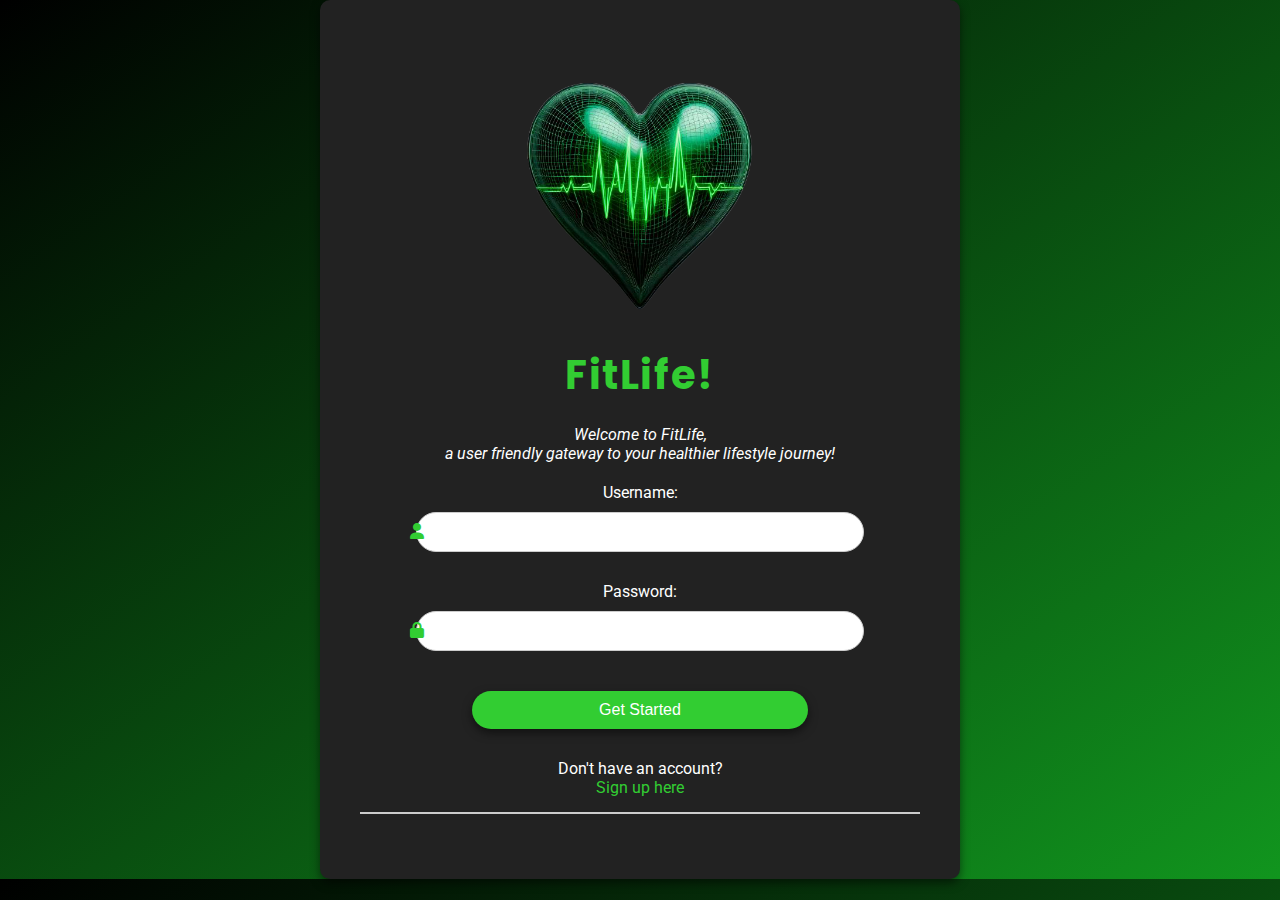
<file: index.html>
<!DOCTYPE html>
<html lang="en">
<head>
    <meta charset="UTF-8">
    <meta name="viewport" content="width=device-width, initial-scale=1.0">
    <title>FitLife - Login</title>
    <link rel="stylesheet" href="./assets/styles/styles.css">
    <link rel="stylesheet" href="https://cdnjs.cloudflare.com/ajax/libs/font-awesome/6.0.0-beta3/css/all.min.css">
    <script src="https://accounts.google.com/gsi/client" async defer></script>
    
</head>
<body>

    <div id="fb-root"></div>
<script async defer crossorigin="anonymous" src="https://connect.facebook.net/en_US/sdk.js#xfbml=1&version=v21.0&appId=521264770678110"></script>
    
    <div class="container">
        <div class="img-container">
            <img src="./assets/images/Firefly_heart_transparent.png" alt="Placeholder for heart image" class="hero-img">
        </div>
        <h1 class = "hero-title">FitLife!</h1>
        <p class="caption-title">Welcome to FitLife, <br> a user friendly gateway to your healthier lifestyle journey!</p>
        <form id="loginForm">
            <div class="input-container">
            <label for="username">Username:</label>
            <i class="fas fa-user"></i>
            <input type="text" id="username" required>
            </div>
            <div class="input-container">
            <label for="password">Password:</label>
            <i class="fas fa-lock"></i>
            <input type="password" id="password" required>
            </div>
            <button type="submit" class="btn">Get Started</button>
        </form>

        <p>Don't have an account? <br>
        <a href="signup.html">Sign up here</a></p>

        <hr>

<!-- Google Sign-In button -->

    <div class="google-container">
        <div id="g_id_onload"
             data-client_id="132804289720-d9jch8jbciemd4m2qejjv8c83u6niocu.apps.googleusercontent.com"
             data-login_uri="http://localhost:5500/index.html"
             data-auto_prompt="false">
        </div>
        <div class="g_id_signin" data-type="standard"></div>
    </div>

<!-- FaceBook Sign-In button -->

<div    
        class="fb-login-button" 
        data-width="560" 
        data-size="" 
        data-button-type="" 
        data-layout="" 
        data-auto-logout-link="false" 
        data-use-continue-as="false">
</div>
 
    </div>
    <script src="./assets/js/app.js"></script>
</body>
</html>
</file>
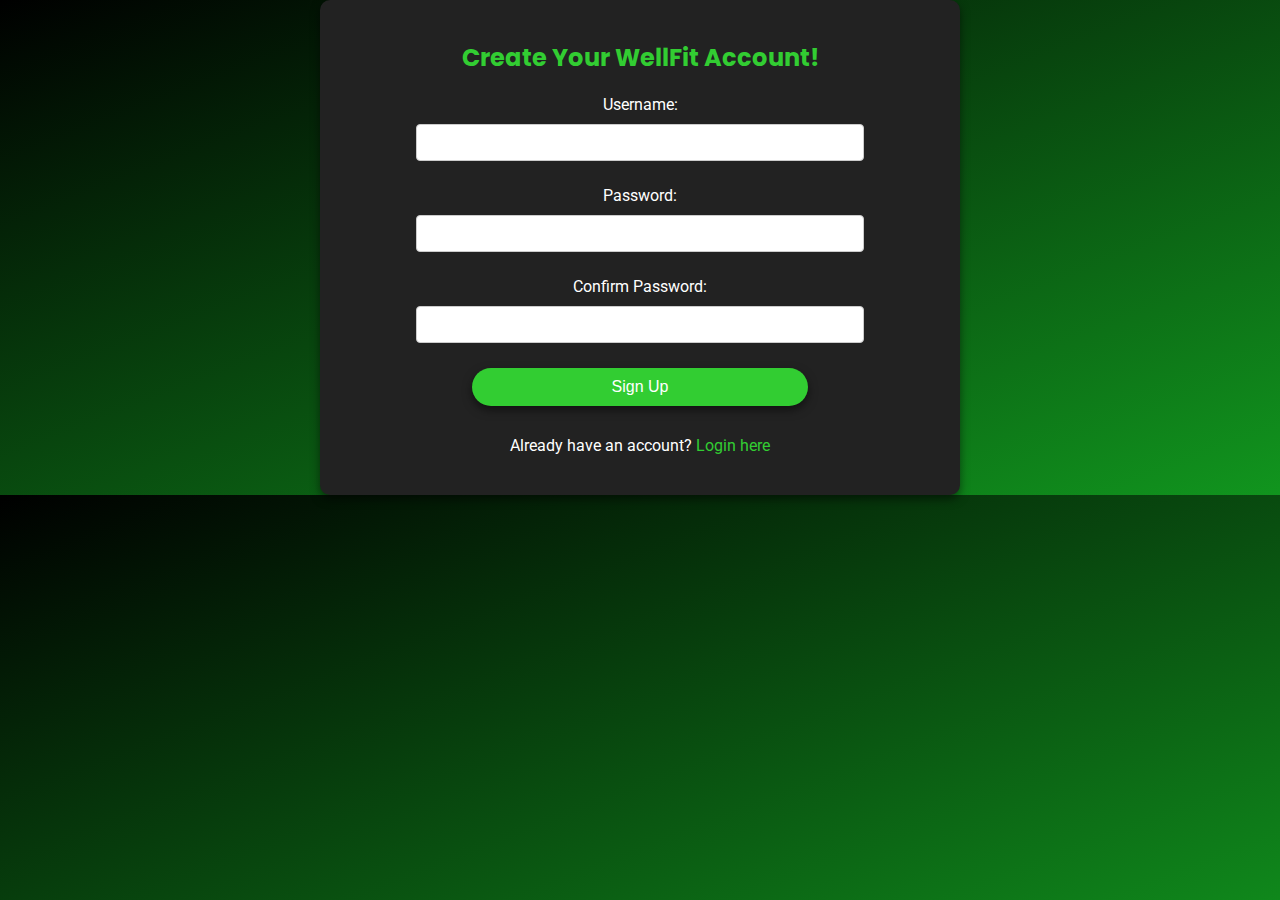
<file: signup.html>
<!DOCTYPE html>
<html lang="en">
<head>
    <meta charset="UTF-8">
    <meta name="viewport" content="width=device-width, initial-scale=1.0">
    <title>WellFit - Sign Up</title>
    <link rel="stylesheet" href="./assets/styles/styles.css">
</head>
<body>
    <div class="container">
        <h1>Create Your WellFit Account!</h1>
        <form id="signupForm">
            <label for="newUsername">Username:</label>
            <input type="text" id="newUsername" required>
            <label for="newPassword">Password:</label>
            <input type="password" id="newPassword" required>
            <label for="confirmPassword">Confirm Password:</label>
            <input type="password" id="confirmPassword" required>
            <button type="submit" class="btn">Sign Up</button>
        </form>
        <p>Already have an account? <a href="index.html">Login here</a></p>
    </div>
    <script src="./assets/js/app.js"></script>
</body>
</html>
</file>
<file: assets/styles/styles.css>
/* Import Fonts */

@import url('https://fonts.googleapis.com/css2?family=Roboto:ital,wght@0,100;0,300;0,400;0,500;0,700;0,900;1,100;1,300;1,400;1,500;1,700;1,900&display=swap');
@import url('https://fonts.googleapis.com/css2?family=Montserrat:ital,wght@0,100..900;1,100..900&display=swap');
@import url('https://fonts.googleapis.com/css2?family=Poppins:ital,wght@0,100;0,200;0,300;0,400;0,500;0,600;0,700;0,800;0,900;1,100;1,200;1,300;1,400;1,500;1,600;1,700;1,800;1,900&display=swap');

/* Define Global Styles */

* {
    margin: 0;
    padding: 0;
    box-sizing: border-box;
}

:root {
    --color-neon-green: #32CD32;
    --color-neon-green-dark: #11951E;
    --color-bg-black: black;
    --color-bg-white: white;
    --text-color: #333;
    --border-color: #ccc;
    --ff-standard: 'Roboto', 'sans-serif';
    --ff-display-mont: 'Montserrat', 'sans-serif';
    --ff-display-poppins: 'Poppins', 'sans-serif';
    --font-wght-light: 400;
    --font-wght-heavy: 700;
}

body {
    font-family: var(--ff-standard);
    background-color: var(--color-bg-black);
    color: var(--color-bg-white);
    display: flex;
    justify-content: center;
    align-items: center;
    margin: 0;
    padding: 0;
    background-image: linear-gradient(to bottom right, black, var(--color-neon-green-dark));
}

a:link {
    color: var(--color-neon-green);
    background-color: transparent;
    text-decoration: none;
  }
  
  a:visited {
    color: var(--color-neon-green-dark);
    background-color: transparent;
    text-decoration: none;
  }
  
  a:hover {
    color: var(--color-neon-green);
    background-color: transparent;
    text-decoration: underline;
  }
  
  a:active {
    color: red;
    background-color: transparent;
    text-decoration: underline;
  }

.container, .dashboard-container, .page-container {
    background-color: #222;
    padding: 40px;
    border-radius: 10px;
    box-shadow: 0px 4px 10px rgba(0, 0, 0, 0.5);
    width: 90%;
    text-align: center;
    max-width: 50%;
}

/* Login Page Header Styles */

.img-container {
    display: flex;
    justify-content: center;
    align-items: center;
    width: 100%;
    margin-bottom: 5px;
}

.hero-img {
    width: 100%;
    max-width: 300px;
    height: auto;
}

.caption-title {
    margin-bottom: 20px;
    font-style: italic;
}

/* Form styling */

.hero-title {
    font-weight: var(--font-wght-heavy);
    font-size: 40px;
    letter-spacing: .1rem;
}

form label {
    display: block;
    margin: 10px 0;
    color: var(--color-bg-white);
}

form input {
    width: 80%;
    padding: 10px;
    margin-bottom: 15px;
    border: 1px solid #ccc;
    border-radius: 4px;
}

.btn {
    background-color: var(--color-neon-green);
    color: white;
    border: none;
    padding: 10px;
    font-size: 16px;
    width: 60%;
    cursor: pointer;
    border-radius: 30px;
    margin: 10px 0 30px 0;
    box-shadow: 0 4px 10px rgba(0, 0, 0, 0.5);
}

.btn:hover {
    background-color: var(--color-bg-white);
    color: var(--color-neon-green-dark);
    transition: background-color 0.3s ease-in-out;
}

.input-container {
    position: relative;
    margin-bottom: 15px;
}

.input-container i {
    position: absolute;
    left: 50px;
    top: 48%;
    color: var(--color-neon-green);
}

.input-container input {
    padding-left: 30px;
    width: 80%;
    height: 40px;
    border: 1px solid #ccc;
    border-radius: 30px;
}

/* Google and Facebook Button Styling */

hr {
    width: 100%;
    border: 1px solid var(--border-color);
    margin: 15px 0;
}

h1 {
    font-family: var(--ff-display-poppins);
    font-size: 24px;
    margin-bottom: 20px;
    color: #32CD32;
}

.google-container {
    margin: 10px 0;
    display: flex;
    justify-content: center;
    align-items: center;
    border-radius: 30px;
}

.facebook-container {
    display: flex;
    justify-content: center;
    align-items: center;
    margin-bottom: 15px;
}

/* Habit Input Styling */

.habit-card {
    background-color: #32CD32;
    color: white;
    padding: 15px;
    border-radius: 8px;
    text-align: center;
    text-decoration: none;
    font-size: 18px;
    cursor: pointer;
    width: 100%;
    position: relative;
}

.habit-card canvas {
    display: block;
    margin: 10px auto;
    max-width: 100%;
    height: 100%;
    width: 50%;
}

.habit-summary {
    display: flex;
    /* flex-direction: column; */
    flex-wrap: wrap;
    justify-content: space-between;
    align-items: center;
    gap: 20px;
}

/* Media Queries */

/* @media screen and (min-width: 768px) {
    .habit-card {
        width: 48%;
    }
};

@media screen and (min-width: 1024px) {
    .habit-card {
        width: 30%;
    }
}; */
</file>
